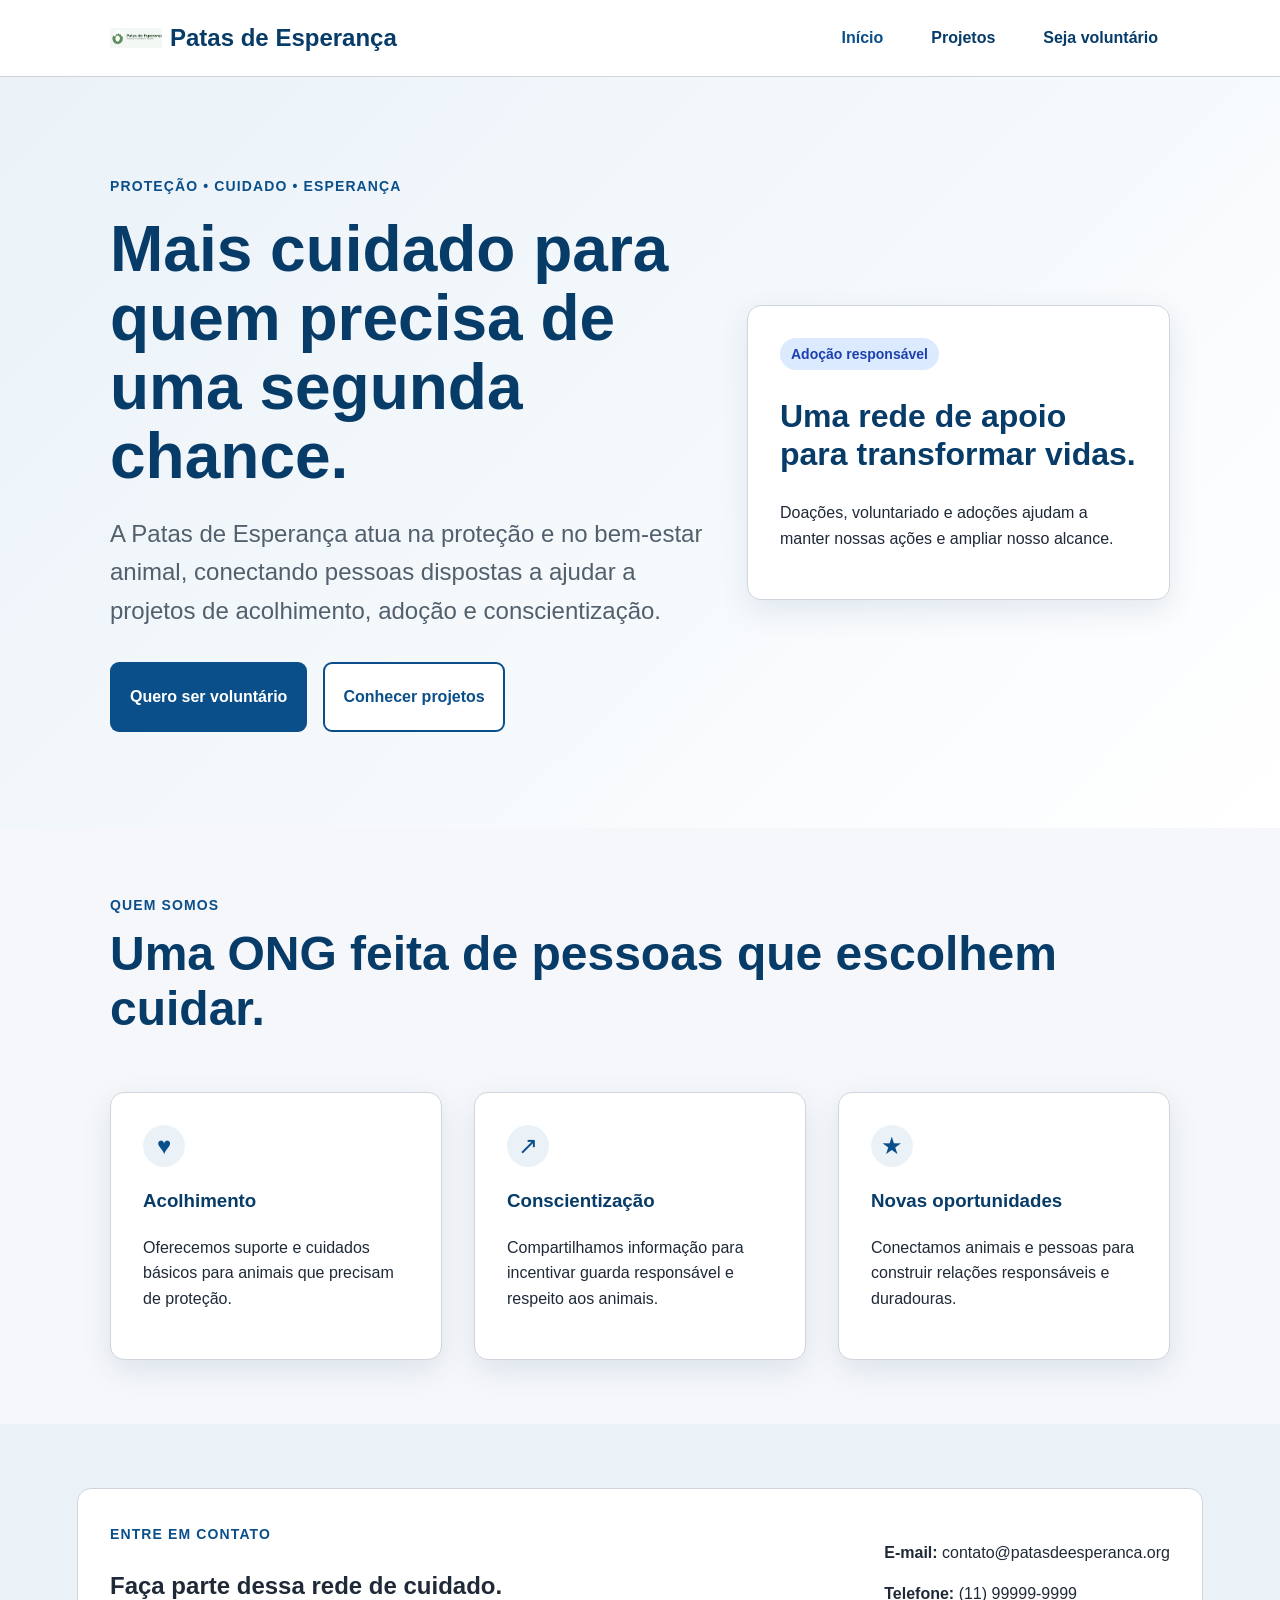
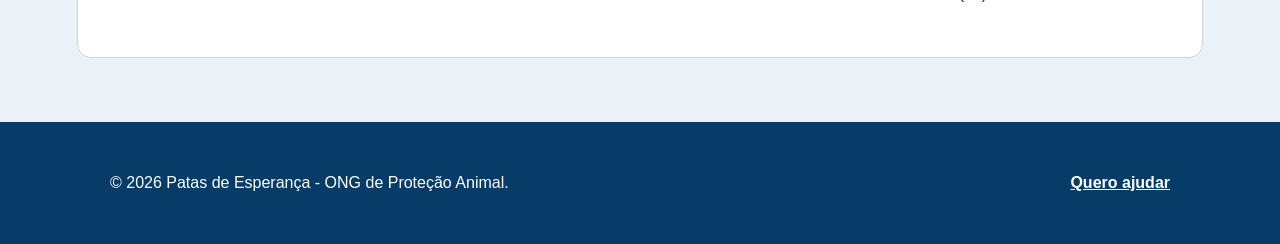
<file: index.html>
<!DOCTYPE html>
<html lang="pt-BR">
<head>
  <meta charset="UTF-8">
  <meta name="viewport" content="width=device-width, initial-scale=1.0">
  <meta name="description" content="Patas de Esperança - ONG de proteção e bem-estar animal.">
  <title>Patas de Esperança | Início</title>
  <link rel="stylesheet" href="style.css">
</head>
<body>
  <header class="site-header">
    <div class="container header-inner">
      <a class="brand" href="index.html" aria-label="Patas de Esperança - página inicial">
        <img src="ong-logo.png" alt="Logo da ONG Patas de Esperança">
        <span>Patas de Esperança</span>
      </a>

      <nav class="desktop-nav" aria-label="Navegação principal">
        <ul>
          <li><a class="nav-link active" href="index.html" aria-current="page">Início</a></li>
          <li class="nav-dropdown">
            <details>
              <summary>Projetos</summary>
              <ul>
                <li><a href="projetos.html#projetos">Nossos projetos</a></li>
                <li><a href="projetos.html#feedback">Feedback</a></li>
              </ul>
            </details>
          </li>
          <li><a class="nav-link" href="cadastro.html">Seja voluntário</a></li>
        </ul>
      </nav>

      <details class="mobile-menu">
        <summary aria-label="Abrir menu">☰ <span>Menu</span></summary>
        <nav aria-label="Navegação móvel">
          <a href="index.html">Início</a>
          <a href="projetos.html#projetos">Projetos</a>
          <a href="cadastro.html">Seja voluntário</a>
        </nav>
      </details>
    </div>
  </header>

  <main>
    <section class="hero">
      <div class="container page-grid">
        <div class="hero-content grid-span-7">
          <span class="eyebrow">Proteção • Cuidado • Esperança</span>
          <h1>Mais cuidado para quem precisa de uma segunda chance.</h1>
          <p class="lead">A Patas de Esperança atua na proteção e no bem-estar animal, conectando pessoas dispostas a ajudar a projetos de acolhimento, adoção e conscientização.</p>
          <div class="button-row">
            <a class="button button-primary" href="cadastro.html">Quero ser voluntário</a>
            <a class="button button-secondary" href="projetos.html">Conhecer projetos</a>
          </div>
        </div>
        <aside class="hero-card grid-span-5" aria-label="Resumo da organização">
          <span class="badge badge-adocao">Adoção responsável</span>
          <h2>Uma rede de apoio para transformar vidas.</h2>
          <p>Doações, voluntariado e adoções ajudam a manter nossas ações e ampliar nosso alcance.</p>
        </aside>
      </div>
    </section>

    <section class="section" aria-labelledby="quem-somos">
      <div class="container page-grid">
        <div class="section-heading grid-span-12">
          <span class="eyebrow">Quem somos</span>
          <h2 id="quem-somos">Uma ONG feita de pessoas que escolhem cuidar.</h2>
        </div>
        <article class="info-card grid-span-4">
          <span class="card-icon" aria-hidden="true">♥</span>
          <h3>Acolhimento</h3>
          <p>Oferecemos suporte e cuidados básicos para animais que precisam de proteção.</p>
        </article>
        <article class="info-card grid-span-4">
          <span class="card-icon" aria-hidden="true">↗</span>
          <h3>Conscientização</h3>
          <p>Compartilhamos informação para incentivar guarda responsável e respeito aos animais.</p>
        </article>
        <article class="info-card grid-span-4">
          <span class="card-icon" aria-hidden="true">★</span>
          <h3>Novas oportunidades</h3>
          <p>Conectamos animais e pessoas para construir relações responsáveis e duradouras.</p>
        </article>
      </div>
    </section>

    <section class="section section-soft" aria-labelledby="contato">
      <div class="container contact-box">
        <div>
          <span class="eyebrow">Entre em contato</span>
          <h2 id="contato">Faça parte dessa rede de cuidado.</h2>
        </div>
        <address>
          <p><strong>E-mail:</strong> contato@patasdeesperanca.org</p>
          <p><strong>Telefone:</strong> (11) 99999-9999</p>
        </address>
      </div>
    </section>
  </main>

  <footer class="site-footer">
    <div class="container footer-inner">
      <p>&copy; 2026 Patas de Esperança - ONG de Proteção Animal.</p>
      <a href="cadastro.html">Quero ajudar</a>
    </div>
  </footer>
  <script type="module" src="app.js"></script>
</body>
</html>
</file>
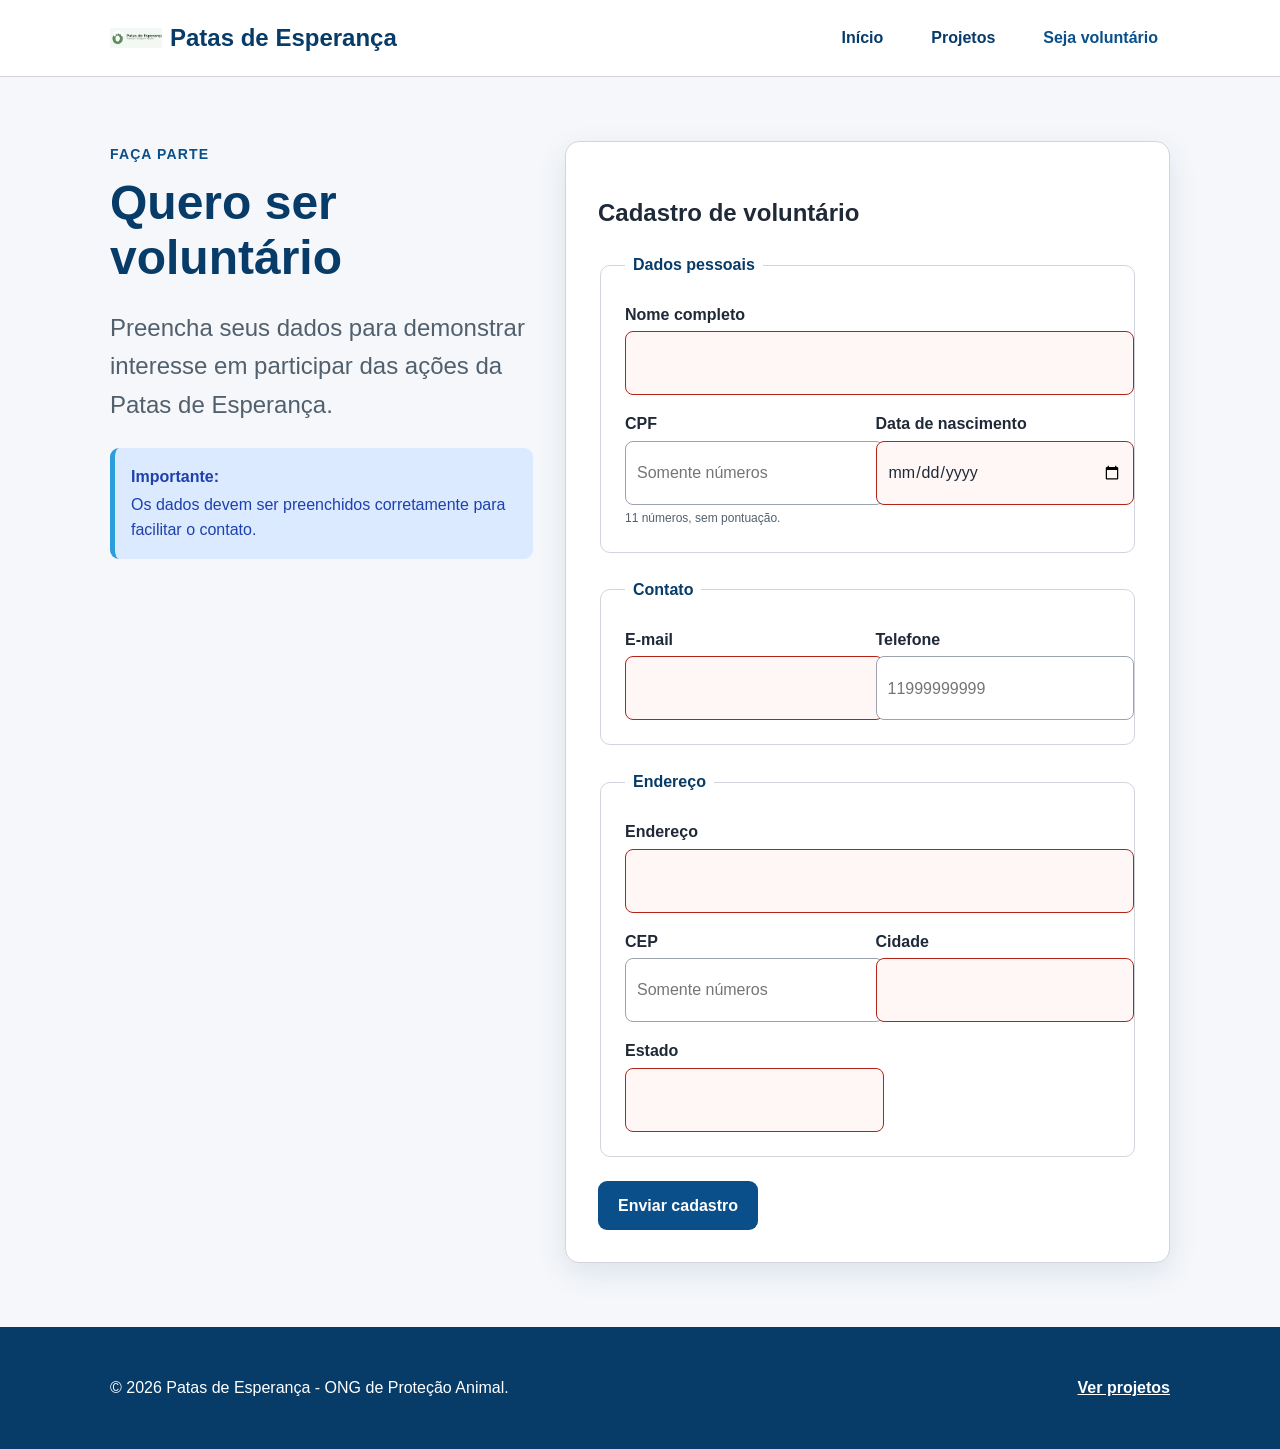
<file: cadastro.html>
<!DOCTYPE html>
<html lang="pt-BR">

<head>
  <meta charset="UTF-8">
  <meta name="viewport" content="width=device-width, initial-scale=1.0">
  <meta name="description" content="Cadastro para voluntários da ONG Patas de Esperança.">
  <title>Cadastro | Patas de Esperança</title>
  <link rel="stylesheet" href="style.css">
</head>

<body>

  <header class="site-header">
    <div class="container header-inner">

      <a class="brand" href="index.html" aria-label="Patas de Esperança - página inicial">
        <img src="ong-logo.png" alt="Logo da ONG Patas de Esperança">
        <span>Patas de Esperança</span>
      </a>

      <nav class="desktop-nav" aria-label="Navegação principal">
        <ul>

          <li>
            <a class="nav-link" href="index.html">Início</a>
          </li>

          <li class="nav-dropdown">
            <details>

              <summary>Projetos</summary>

              <ul>
                <li>
                  <a href="projetos.html#projetos">
                    Nossos projetos
                  </a>
                </li>
              </ul>

            </details>
          </li>

          <li>
            <a class="nav-link active" href="cadastro.html">
              Seja voluntário
            </a>
          </li>

        </ul>
      </nav>


      <details class="mobile-menu">

        <summary aria-label="Abrir menu">
          ☰ <span>Menu</span>
        </summary>

        <nav aria-label="Navegação móvel">
          <a href="index.html">Início</a>

          <a href="projetos.html#projetos">
            Projetos
          </a>

          <a href="cadastro.html">
            Seja voluntário
          </a>
        </nav>

      </details>

    </div>
  </header>


  <main class="section">

    <div class="container page-grid">

      <div class="section-heading grid-span-5">

        <span class="eyebrow">Faça parte</span>

        <h1>Quero ser voluntário</h1>

        <p class="lead">
          Preencha seus dados para demonstrar interesse em participar
          das ações da Patas de Esperança.
        </p>

        <div class="alerta alerta-info" role="note">

          <strong>Importante:</strong>

          <span>
            Os dados devem ser preenchidos corretamente
            para facilitar o contato.
          </span>

        </div>

      </div>


      <section class="form-card grid-span-7" aria-labelledby="formulario">

        <h2 id="formulario">
          Cadastro de voluntário
        </h2>


        <form action="#" method="post" novalidate>

          <fieldset>

            <legend>Dados pessoais</legend>

            <div class="form-grid">

              <div class="field field-full">

                <label for="nome">
                  Nome completo
                </label>

                <input
                  type="text"
                  id="nome"
                  name="nome"
                  autocomplete="name"
                  required>

              </div>


              <div class="field">

                <label for="cpf">
                  CPF
                </label>

                <input
                  type="text"
                  id="cpf"
                  name="cpf"
                  inputmode="numeric"
                  pattern="[0-9]{11}"
                  maxlength="11"
                  placeholder="Somente números"
                  required>

                <small>
                  11 números, sem pontuação.
                </small>

              </div>


              <div class="field">

                <label for="nascimento">
                  Data de nascimento
                </label>

                <input
                  type="date"
                  id="nascimento"
                  name="nascimento"
                  required>

              </div>

            </div>

          </fieldset>


          <fieldset>

            <legend>Contato</legend>

            <div class="form-grid">

              <div class="field">

                <label for="email">
                  E-mail
                </label>

                <input
                  type="email"
                  id="email"
                  name="email"
                  autocomplete="email"
                  required>

              </div>


              <div class="field">

                <label for="telefone">
                  Telefone
                </label>

                <input
                  type="tel"
                  id="telefone"
                  name="telefone"
                  inputmode="numeric"
                  pattern="[0-9]{10,11}"
                  maxlength="11"
                  placeholder="11999999999"
                  required>

              </div>

            </div>

          </fieldset>


          <fieldset>

            <legend>Endereço</legend>

            <div class="form-grid">

              <div class="field field-full">

                <label for="endereco">
                  Endereço
                </label>

                <input
                  type="text"
                  id="endereco"
                  name="endereco"
                  required>

              </div>


              <div class="field">

                <label for="cep">
                  CEP
                </label>

                <input
                  type="text"
                  id="cep"
                  name="cep"
                  inputmode="numeric"
                  pattern="[0-9]{8}"
                  maxlength="8"
                  placeholder="Somente números"
                  required>

              </div>


              <div class="field">

                <label for="cidade">
                  Cidade
                </label>

                <input
                  type="text"
                  id="cidade"
                  name="cidade"
                  autocomplete="address-level2"
                  required>

              </div>


              <div class="field">

                <label for="estado">
                  Estado
                </label>

                <input
                  type="text"
                  id="estado"
                  name="estado"
                  maxlength="2"
                  autocomplete="address-level1"
                  required>

              </div>

            </div>

          </fieldset>


          <button
            class="button button-primary submit-button"
            type="submit">

            Enviar cadastro

          </button>

        </form>

      </section>

    </div>

  </main>


  <footer class="site-footer">

    <div class="container footer-inner">

      <p>
        &copy; 2026 Patas de Esperança -
        ONG de Proteção Animal.
      </p>

      <a href="projetos.html#projetos">
        Ver projetos
      </a>

    </div>

  </footer>


<script type="module" src="app.js"></script>
  
</body>
</html>
</file>
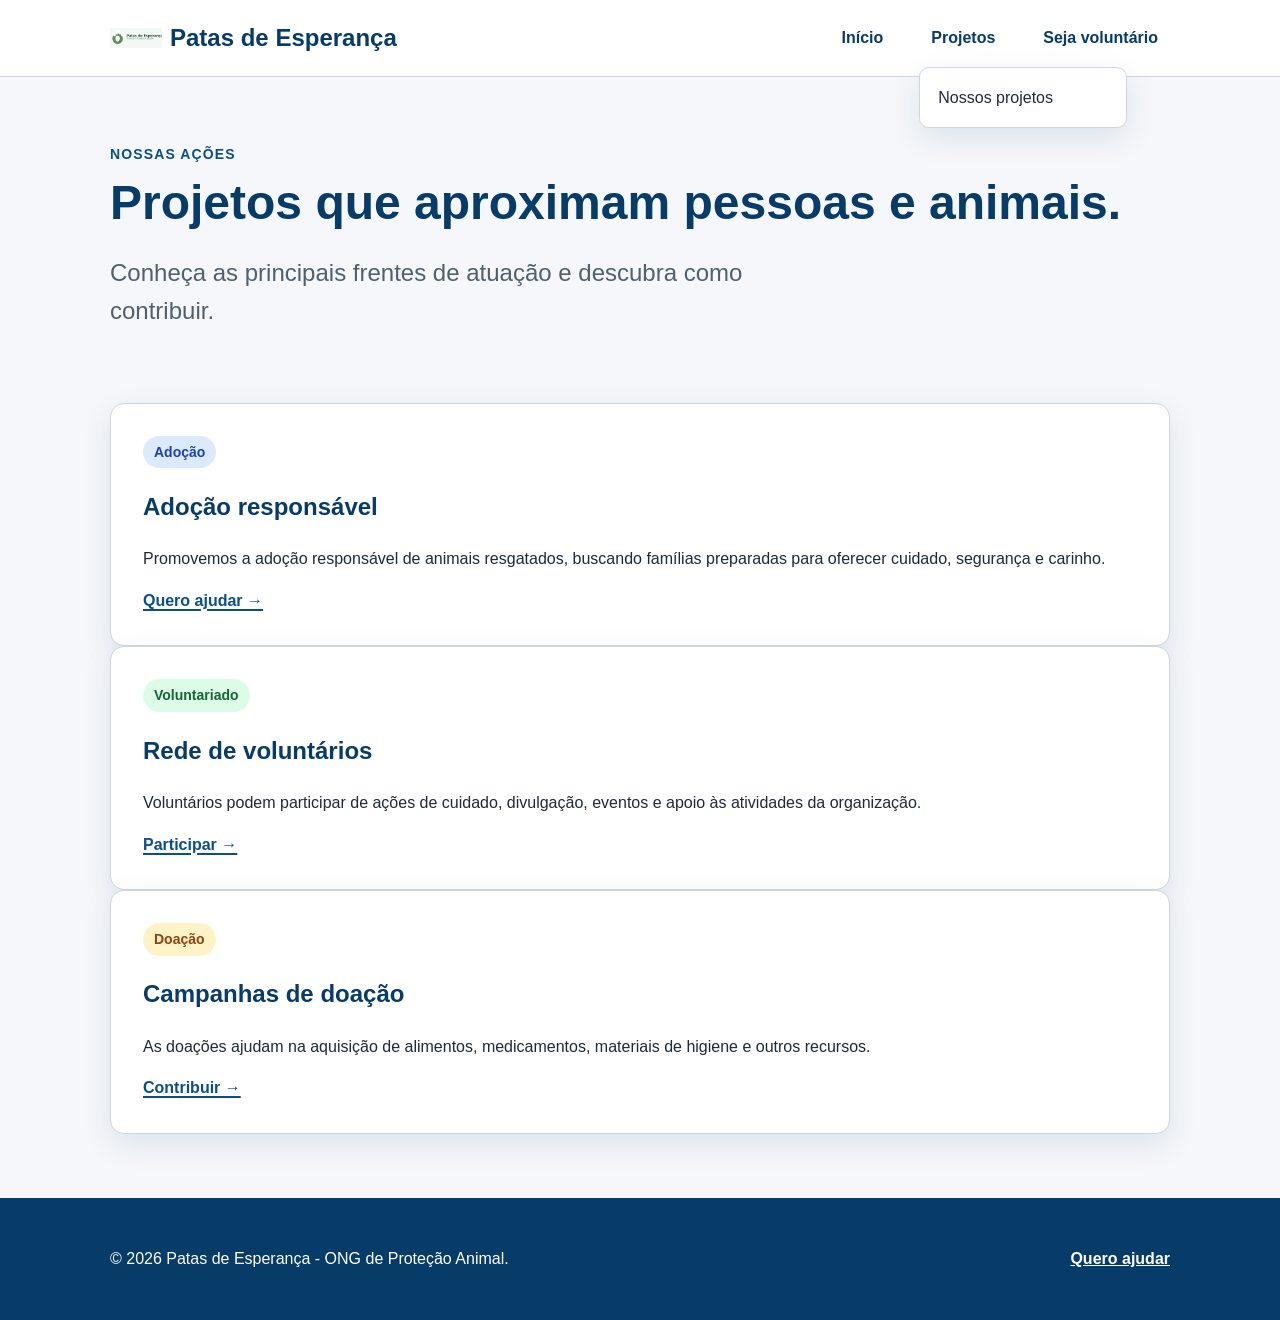
<file: projetos.html>
<!DOCTYPE html>
<html lang="pt-BR">

<head>
  <meta charset="UTF-8">
  <meta name="viewport" content="width=device-width, initial-scale=1.0">
  <meta name="description" content="Projetos de proteção animal da ONG Patas de Esperança.">
  <title>Projetos | Patas de Esperança</title>
  <link rel="stylesheet" href="style.css">
</head>

<body>

  <header class="site-header">
    <div class="container header-inner">

      <a class="brand" href="index.html" aria-label="Patas de Esperança - página inicial">
        <img src="ong-logo.png" alt="Logo da ONG Patas de Esperança">
        <span>Patas de Esperança</span>
      </a>

      <nav class="desktop-nav" aria-label="Navegação principal">
        <ul>

          <li>
            <a class="nav-link" href="index.html">Início</a>
          </li>

          <li class="nav-dropdown">
            <details open>
              <summary>Projetos</summary>

              <ul>
                <li>
                  <a href="#projetos">Nossos projetos</a>
                </li>
              </ul>

            </details>
          </li>

          <li>
            <a class="nav-link" href="cadastro.html">Seja voluntário</a>
          </li>

        </ul>
      </nav>

      <details class="mobile-menu">
        <summary aria-label="Abrir menu">☰ <span>Menu</span></summary>

        <nav aria-label="Navegação móvel">
          <a href="index.html">Início</a>
          <a href="#projetos">Projetos</a>
          <a href="cadastro.html">Seja voluntário</a>
        </nav>

      </details>

    </div>
  </header>


  <main>

    <section class="section" id="projetos" aria-labelledby="titulo-projetos">

      <div class="container page-grid">

        <div class="section-heading grid-span-12">

          <span class="eyebrow">Nossas ações</span>

          <h1 id="titulo-projetos">
            Projetos que aproximam pessoas e animais.
          </h1>

          <p class="lead">
            Conheça as principais frentes de atuação e descubra como contribuir.
          </p>

        </div>


        <!--
          Os projetos serão inseridos
          dinamicamente pelo JavaScript.
        -->

        <div
          id="lista-projetos"
          class="grid-span-12">
        </div>

      </div>

    </section>

  </main>


  <footer class="site-footer">

    <div class="container footer-inner">

      <p>
        &copy; 2026 Patas de Esperança - ONG de Proteção Animal.
      </p>

      <a href="cadastro.html">
        Quero ajudar
      </a>

    </div>

  </footer>


<script type="module" src="app.js"></script>
  
</body>
</html>
</file>
<file: style.css>
:root {
--cor-primaria: #0B4F8A;
--cor-primaria-escura: #073B68;
--cor-secundaria: #2D9CDB;
--cor-destaque: #F2A900;
--cor-sucesso: #2E7D32;
--cor-erro: #B42318;
--cor-texto: #1F2937;
--cor-texto-suave: #52606D;
--cor-fundo: #F5F7FA;
--cor-fundo-suave: #EAF2F8;
--cor-branco: #FFFFFF;
--cor-borda: #D1D5DB;
--fonte-xs: 0.75rem;
--fonte-sm: 0.875rem;
--fonte-md: 1rem;
--fonte-lg: 1.5rem;
--fonte-xl: 2rem;
--fonte-hero: clamp(2.2rem, 5vw, 4rem);
--espaco-1: 4px;
--espaco-2: 8px;
--espaco-3: 16px;
--espaco-4: 24px;
--espaco-5: 32px;
--espaco-6: 48px;
--espaco-7: 64px;
--raio: 14px;
--sombra: 0 10px 30px rgba(7, 59, 104, 0.10);
--transicao: 180ms ease;
}

{ box-sizing: border-box; }
html { scroll-behavior: smooth; }
body {
margin: 0;
font-family: Arial, Helvetica, sans-serif;
color: var(--cor-texto);
background: var(--cor-fundo);
font-size: var(--fonte-md);
line-height: 1.6;
}
img { max-width: 100%; display: block; }
a { color: inherit; }
button, input { font: inherit; }
.container { width: min(1180px, calc(100% - 32px)); margin-inline: auto; }


.site-header {
background: var(--cor-branco);
border-bottom: 1px solid var(--cor-borda);
position: sticky;
top: 0;
z-index: 20;
}
.header-inner {
min-height: 76px;
display: flex;
align-items: center;
justify-content: space-between;
gap: var(--espaco-4);
}
.brand {
display: flex;
align-items: center;
gap: var(--espaco-2);
color: var(--cor-primaria-escura);
font-size: var(--fonte-lg);
font-weight: 800;
text-decoration: none;
}
.brand img { width: 52px; height: 52px; object-fit: contain; }
.desktop-nav > ul {
display: flex;
align-items: center;
gap: var(--espaco-4);
list-style: none;
padding: 0;
margin: 0;
}
.nav-link, .nav-dropdown summary {
display: block;
padding: 10px 12px;
color: var(--cor-primaria-escura);
font-weight: 700;
text-decoration: none;
cursor: pointer;
border-radius: 8px;
transition: background-color var(--transicao), color var(--transicao);
}
.nav-link:hover, .nav-dropdown summary:hover { background: var(--cor-fundo-suave); color: var(--cor-primaria); }
.nav-link:focus-visible, .nav-dropdown summary:focus-visible { outline: 3px solid var(--cor-destaque); outline-offset: 2px; }
.nav-link.active { color: var(--cor-primaria); }
.nav-dropdown { position: relative; }
.nav-dropdown details > summary { list-style: none; }
.nav-dropdown details > summary::-webkit-details-marker { display: none; }
.nav-dropdown details > ul {
position: absolute;
top: calc(100% + 6px);
left: 0;
min-width: 190px;
padding: var(--espaco-2);
margin: 0;
list-style: none;
background: var(--cor-branco);
border: 1px solid var(--cor-borda);
border-radius: 10px;
box-shadow: var(--sombra);
}
.nav-dropdown details > ul a { display: block; padding: 9px 10px; text-decoration: none; border-radius: 7px; }
.nav-dropdown details > ul a:hover { background: var(--cor-fundo-suave); }
.mobile-menu { display: none; }

.page-grid {
display: grid;
grid-template-columns: repeat(12, minmax(0, 1fr));
gap: var(--espaco-5);
}
.grid-span-12 { grid-column: span 12; }
.grid-span-7 { grid-column: span 7; }
.grid-span-6 { grid-column: span 6; }
.grid-span-5 { grid-column: span 5; }
.grid-span-4 { grid-column: span 4; }

.hero {
padding: clamp(48px, 8vw, 96px) 0;
background: linear-gradient(135deg, var(--cor-fundo-suave), var(--cor-branco));
}
.hero-content h1 { font-size: var(--fonte-hero); line-height: 1.08; margin: var(--espaco-3) 0; color: var(--cor-primaria-escura); }
.lead { font-size: var(--fonte-lg); color: var(--cor-texto-suave); max-width: 720px; }
.eyebrow { color: var(--cor-primaria); font-size: var(--fonte-sm); font-weight: 800; letter-spacing: .08em; text-transform: uppercase; }
.button-row { display: flex; flex-wrap: wrap; gap: var(--espaco-3); margin-top: var(--espaco-5); }
.button {
display: inline-flex;
align-items: center;
justify-content: center;
min-height: 46px;
padding: 10px 18px;
border-radius: 9px;
border: 2px solid transparent;
text-decoration: none;
font-weight: 800;
cursor: pointer;
transition: transform var(--transicao), background-color var(--transicao), box-shadow var(--transicao), opacity var(--transicao);
}
.button:hover { transform: translateY(-1px); box-shadow: 0 7px 16px rgba(7,59,104,.18); }
.button:active { transform: translateY(1px); box-shadow: none; }
.button:focus-visible { outline: 3px solid var(--cor-destaque); outline-offset: 3px; }
.button-primary { background: var(--cor-primaria); color: var(--cor-branco); }
.button-primary:hover { background: var(--cor-primaria-escura); }
.button-secondary { background: var(--cor-branco); color: var(--cor-primaria); border-color: var(--cor-primaria); }
.button-secondary:hover { background: var(--cor-fundo-suave); }
.button:disabled, .button[aria-disabled="true"] { opacity: .5; cursor: not-allowed; transform: none; box-shadow: none; }

.hero-card, .info-card, .project-card, .feedback-card, .form-card {
background: var(--cor-branco);
border: 1px solid var(--cor-borda);
border-radius: var(--raio);
box-shadow: var(--sombra);
}
.hero-card { align-self: center; padding: var(--espaco-6); }
.hero-card h2 { font-size: var(--fonte-xl); line-height: 1.2; color: var(--cor-primaria-escura); }
.section { padding: var(--espaco-7) 0; }
.section-soft { background: var(--cor-fundo-suave); }
.section-heading { margin-bottom: var(--espaco-3); }
.section-heading h1, .section-heading h2 { color: var(--cor-primaria-escura); line-height: 1.15; margin: var(--espaco-2) 0; font-size: clamp(2rem, 4vw, 3rem); }
.info-card, .project-card, .feedback-card { padding: var(--espaco-5); }
.info-card h3, .project-card h2, .feedback-card h3 { color: var(--cor-primaria-escura); }
.card-icon { display: inline-grid; place-items: center; width: 42px; height: 42px; border-radius: 50%; background: var(--cor-fundo-suave); color: var(--cor-primaria); font-size: var(--fonte-lg); }
.text-link { color: var(--cor-primaria); font-weight: 800; text-decoration-thickness: 2px; text-underline-offset: 3px; }
.text-link:hover { color: var(--cor-primaria-escura); }
.contact-box { display: flex; align-items: center; justify-content: space-between; gap: var(--espaco-5); padding: var(--espaco-5); background: var(--cor-branco); border: 1px solid var(--cor-borda); border-radius: var(--raio); }
address { font-style: normal; }
.site-footer { background: var(--cor-primaria-escura); color: var(--cor-branco); padding: var(--espaco-5) 0; }
.footer-inner { display: flex; align-items: center; justify-content: space-between; gap: var(--espaco-3); flex-wrap: wrap; }
.footer-inner a { color: var(--cor-branco); font-weight: 800; }

.badges { display: flex; flex-wrap: wrap; align-items: center; gap: var(--espaco-2); margin-bottom: var(--espaco-3); }
.badge { display: inline-flex; align-items: center; justify-content: center; padding: 5px 11px; border-radius: 999px; font-size: var(--fonte-sm); font-weight: 800; }
.badge-adocao { background: #DBEAFE; color: #1E40AF; }
.badge-voluntario { background: #DCFCE7; color: #166534; }
.badge-doacao { background: #FEF3C7; color: #92400E; }

.alerta { display: flex; flex-direction: column; gap: 2px; padding: var(--espaco-3); border-radius: 9px; border-left: 5px solid; }
.alerta-sucesso { background: #DCFCE7; color: #166534; border-color: var(--cor-sucesso); }
.alerta-info { background: #DBEAFE; color: #1E40AF; border-color: var(--cor-secundaria); }
.alerta-erro { background: #FEE4E2; color: var(--cor-erro); border-color: var(--cor-erro); }
.toast {
  position: fixed;
  right: 24px;
  bottom: 24px;
  z-index: 1000;

  display: flex;
  flex-direction: column;
  gap: 2px;

  min-width: 280px;
  max-width: 360px;

  background: var(--cor-primaria-escura);
  color: var(--cor-branco);

  padding: var(--espaco-3) var(--espaco-4);

  border-radius: 9px;

  box-shadow: 0 8px 24px rgba(0,0,0,.20);
}
.modal-demo { position: relative; inset: auto; margin: 0; width: 100%; max-width: 100%; border: 1px solid var(--cor-borda); border-radius: var(--raio); padding: var(--espaco-4); box-shadow: var(--sombra); background: var(--cor-branco); }
.modal-demo::backdrop { background: rgba(7,59,104,.5); }
.modal-demo h4 { margin-top: 0; color: var(--cor-primaria-escura); font-size: var(--fonte-lg); }

.form-card { padding: var(--espaco-5); }
form { display: grid; gap: var(--espaco-4); }
fieldset { border: 1px solid var(--cor-borda); border-radius: 10px; padding: var(--espaco-4); }
legend { padding: 0 var(--espaco-2); font-weight: 800; color: var(--cor-primaria-escura); }
.form-grid { display: grid; grid-template-columns: repeat(2, minmax(0, 1fr)); gap: var(--espaco-3); }
.field { display: flex; flex-direction: column; gap: var(--espaco-1); }
.field-full { grid-column: 1 / -1; }
label { font-weight: 700; }
input { width: 100%; min-height: 44px; border: 1px solid #9CA3AF; border-radius: 8px; padding: 9px 11px; background: var(--cor-branco); color: var(--cor-texto); transition: border-color var(--transicao), box-shadow var(--transicao), background-color var(--transicao); }
input:hover { border-color: var(--cor-secundaria); }
input:focus { border-color: var(--cor-primaria); outline: none; box-shadow: 0 0 0 3px rgba(45,156,219,.22); }
input:valid:not(:placeholder-shown) { border-color: var(--cor-sucesso); background: #F3FAF3; }
input:invalid:not(:placeholder-shown) { border-color: var(--cor-erro); background: #FFF7F6; }
small { color: var(--cor-texto-suave); font-size: var(--fonte-xs); }
.submit-button { width: fit-content; }

@media (max-width: 1440px) { .container { width: min(1140px, calc(100% - 32px)); } }
@media (max-width: 1280px) { .container { width: min(1060px, calc(100% - 32px)); } .hero-card { padding: var(--espaco-5); } }
@media (max-width: 1024px) { .grid-span-4 { grid-column: span 6; } .grid-span-5, .grid-span-7 { grid-column: span 12; } .hero-card { max-width: 680px; } }
@media (max-width: 768px) {
.desktop-nav { display: none; }
.mobile-menu { display: block; position: relative; }
.mobile-menu summary { list-style: none; cursor: pointer; background: var(--cor-primaria); color: var(--cor-branco); padding: 9px 13px; border-radius: 8px; font-weight: 800; }
.mobile-menu summary::-webkit-details-marker { display: none; }
.mobile-menu summary:focus-visible { outline: 3px solid var(--cor-destaque); outline-offset: 2px; }
.mobile-menu nav { position: absolute; right: 0; top: calc(100% + 8px); min-width: 210px; display: flex; flex-direction: column; gap: var(--espaco-1); padding: var(--espaco-2); background: var(--cor-branco); border: 1px solid var(--cor-borda); border-radius: 10px; box-shadow: var(--sombra); }
.mobile-menu nav a { padding: 10px 12px; text-decoration: none; border-radius: 7px; font-weight: 700; color: var(--cor-primaria-escura); }
.mobile-menu nav a:hover { background: var(--cor-fundo-suave); }
.grid-span-4, .grid-span-6 { grid-column: span 12; }
.form-grid { grid-template-columns: 1fr; }
.field-full { grid-column: auto; }
.contact-box { flex-direction: column; align-items: flex-start; }
.section { padding: var(--espaco-6) 0; }
}
@media (max-width: 480px) {
.container { width: min(100% - 24px, 100%); }
.brand span { font-size: var(--fonte-md); }
.brand img { width: 44px; height: 44px; }
.button-row { flex-direction: column; }
.button { width: 100%; }
.hero-content h1 { font-size: 2.25rem; }
.lead { font-size: var(--fonte-md); }
.header-inner { min-height: 68px; }
}
</file>
